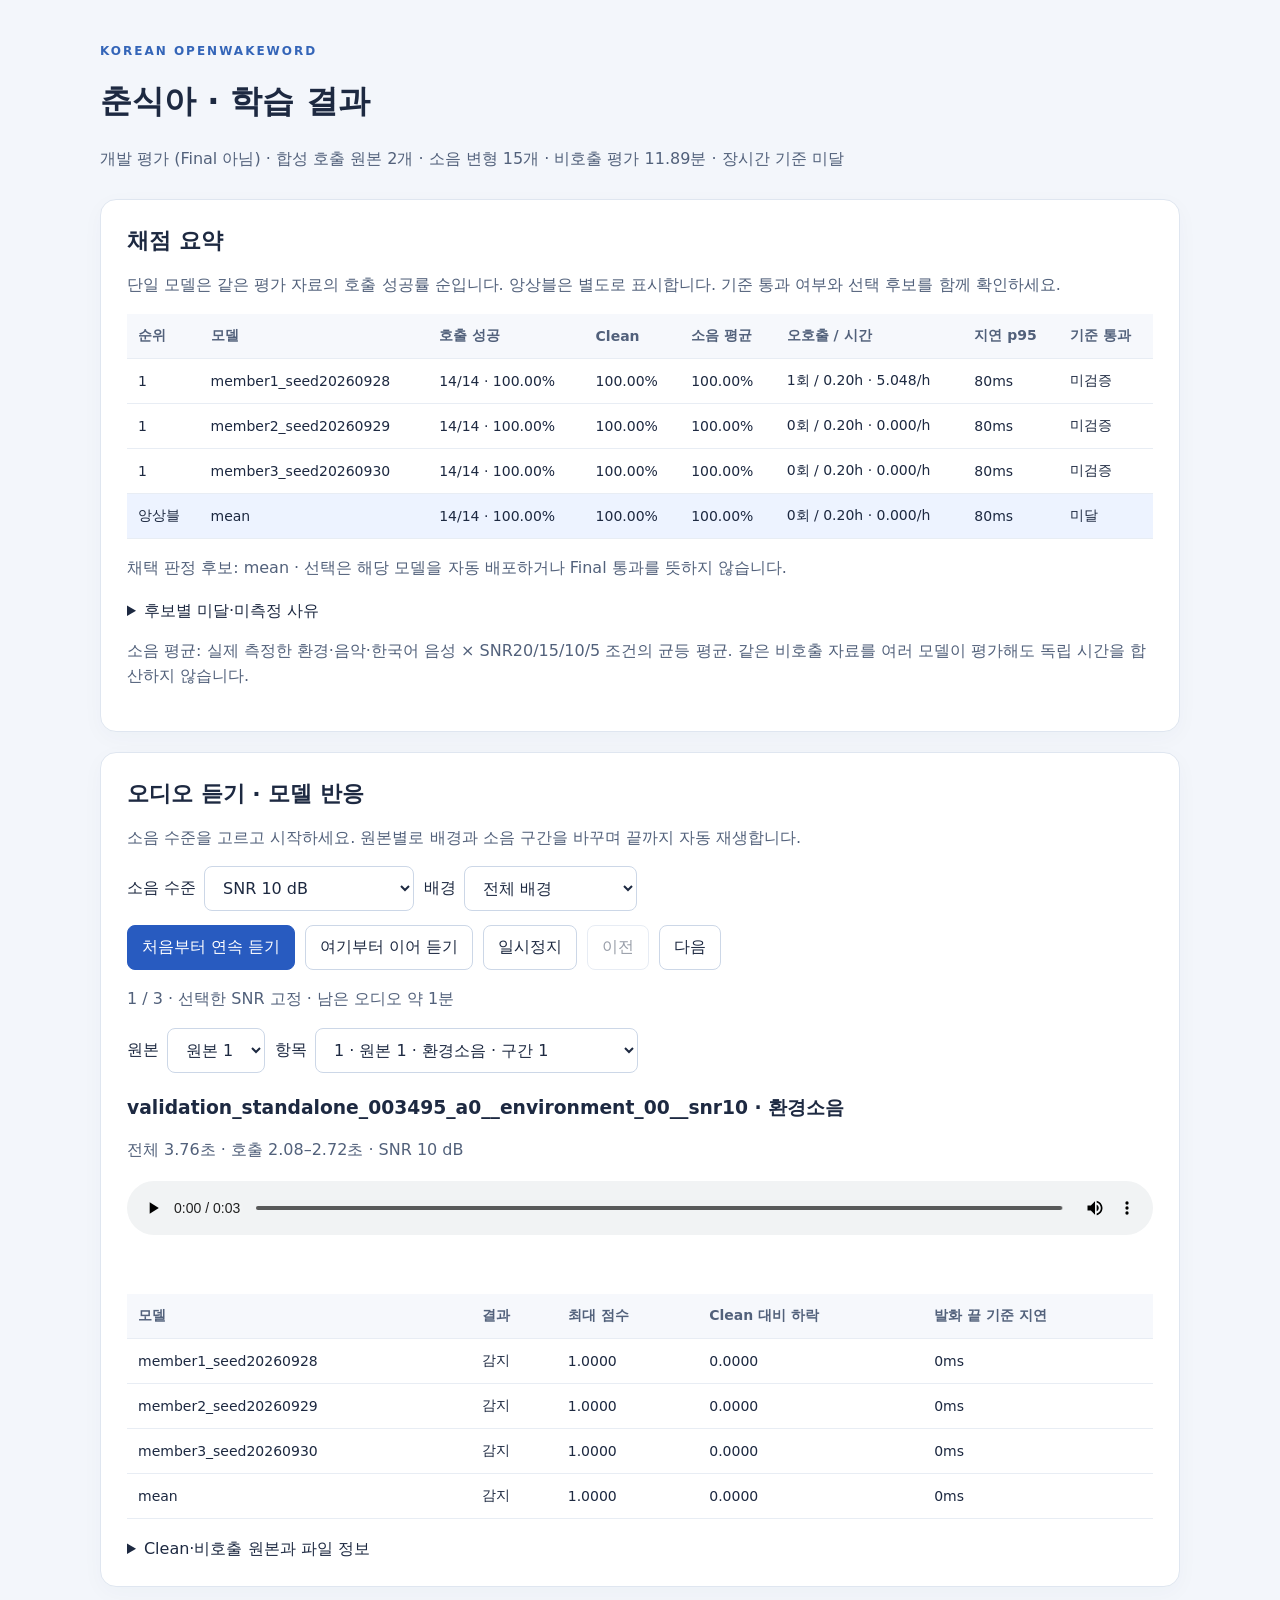
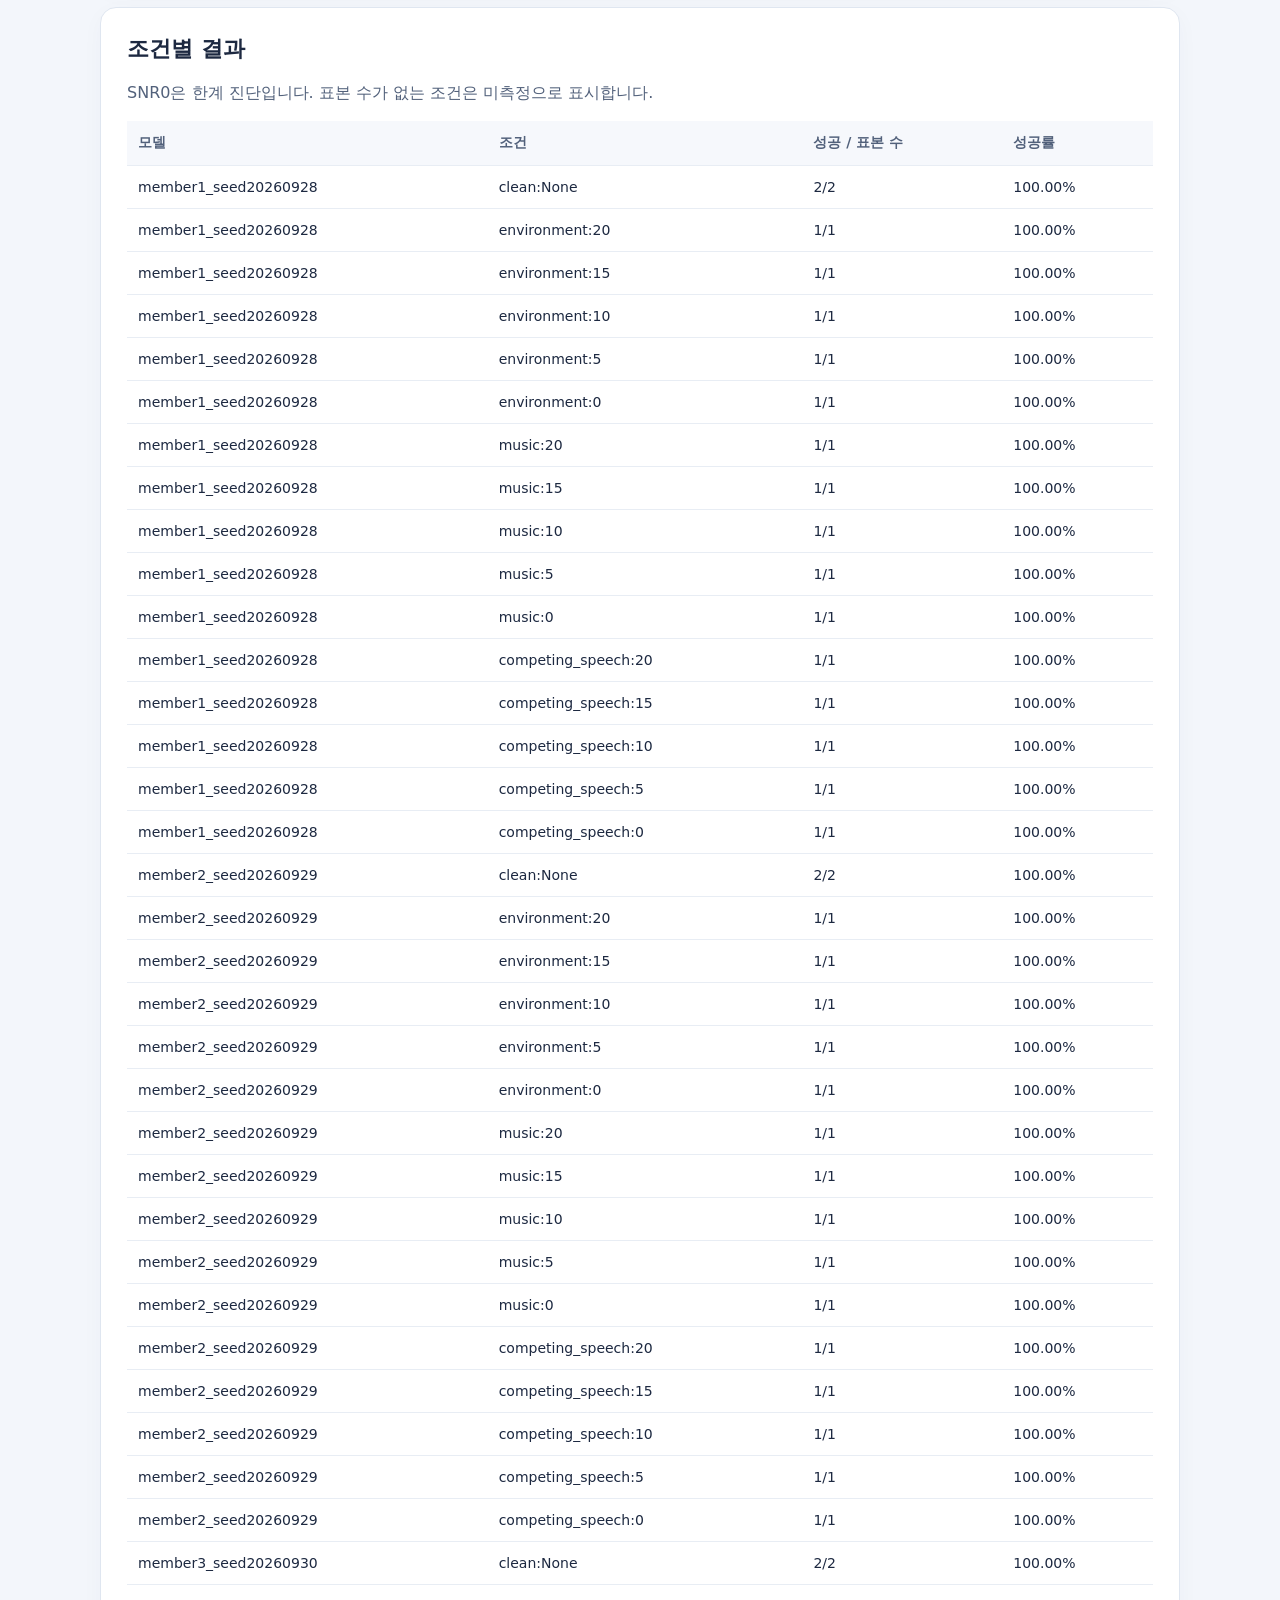
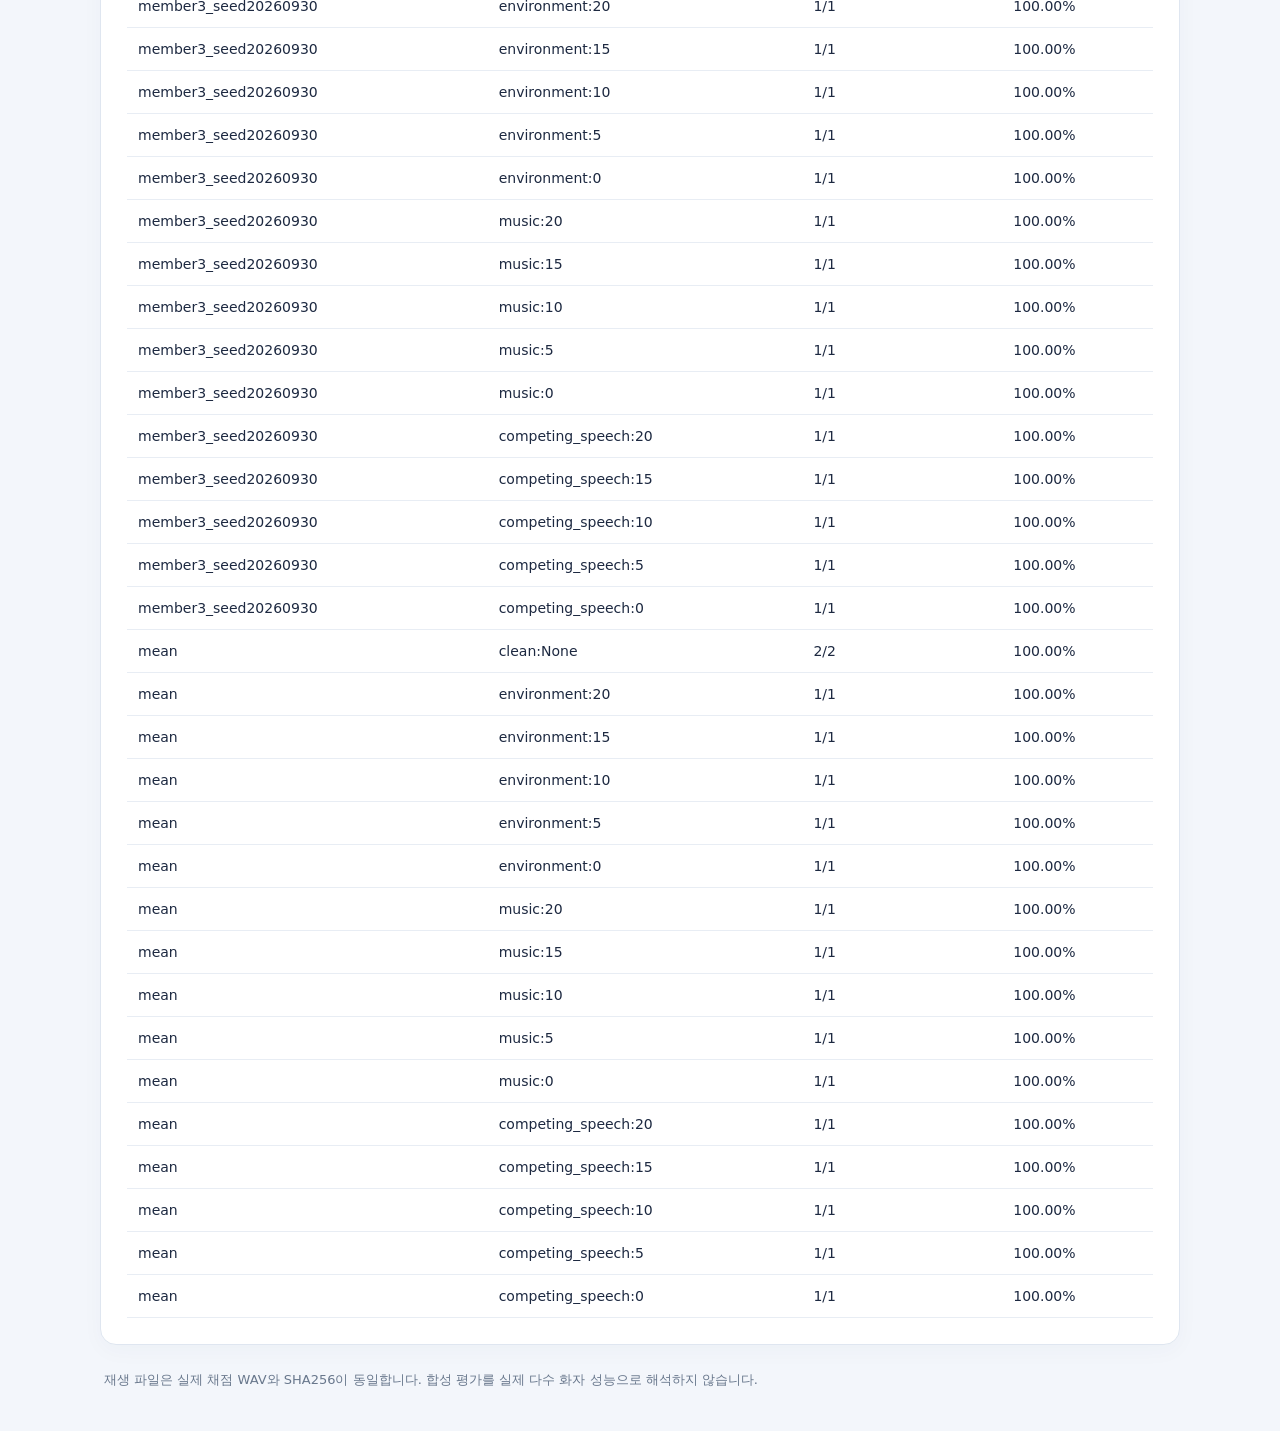
<file: examples/library_demo_site/index.html>
<!doctype html>
<html lang="ko"><head><meta charset="utf-8"><meta name="viewport" content="width=device-width,initial-scale=1"><title>한국어 호출어 학습 결과</title><link rel="stylesheet" href="results.css"></head>
<body><main><header><span class="eyebrow">KOREAN OPENWAKEWORD</span><h1 id="title">학습 결과</h1><p id="scope"></p></header>
<section><h2>채점 요약</h2><p>단일 모델은 같은 평가 자료의 호출 성공률 순입니다. 앙상블은 별도로 표시합니다. 기준 통과 여부와 선택 후보를 함께 확인하세요.</p><div class="scroll"><table id="summary"><thead><tr><th>순위</th><th>모델</th><th>호출 성공</th><th>Clean</th><th>소음 평균</th><th>오호출 / 시간</th><th>지연 p95</th><th>기준 통과</th></tr></thead><tbody></tbody></table></div><p id="candidateStatus"></p><details><summary>후보별 미달·미측정 사유</summary><div id="candidateReasons"></div></details><p id="denominators"></p></section>
<section><h2>오디오 듣기 · 모델 반응</h2><p>소음 수준을 고르고 시작하세요. 원본별로 배경과 소음 구간을 바꾸며 끝까지 자동 재생합니다.</p>
<div class="controls"><label>소음 수준 <select id="snr"></select></label><label>배경 <select id="category"><option value="all">전체 배경</option><option value="environment">환경소음</option><option value="music">음악·전자음</option><option value="competing_speech">한국어 대화·방송</option></select></label></div>
<div class="controls"><button id="start" class="primary">처음부터 연속 듣기</button><button id="resume">여기부터 이어 듣기</button><button id="pause">일시정지</button><button id="prev">이전</button><button id="next">다음</button></div>
<p id="queue"></p><div class="controls"><label>원본 <select id="original"></select></label><label>항목 <select id="item"></select></label></div>
<h3 id="clipTitle"></h3><p id="clipInfo"></p><audio id="audio" controls preload="metadata"></audio><p id="playState" role="status"></p>
<div class="scroll"><table id="responses"><thead><tr><th>모델</th><th>결과</th><th>최대 점수</th><th>Clean 대비 하락</th><th>발화 끝 기준 지연</th></tr></thead><tbody></tbody></table></div>
<details><summary>Clean·비호출 원본과 파일 정보</summary><select id="extra"><option value="">추가 자료 선택</option></select><p><a id="download">채점한 WAV 내려받기</a></p><code id="hash"></code></details></section>
<section><h2>조건별 결과</h2><p>SNR0은 한계 진단입니다. 표본 수가 없는 조건은 미측정으로 표시합니다.</p><div class="scroll"><table id="conditions"><thead><tr><th>모델</th><th>조건</th><th>성공 / 표본 수</th><th>성공률</th></tr></thead><tbody></tbody></table></div></section>
<footer>재생 파일은 실제 채점 WAV와 SHA256이 동일합니다. 합성 평가를 실제 다수 화자 성능으로 해석하지 않습니다.</footer>
</main><script src="results-data.js"></script><script src="results_scope.js"></script><script src="results.js"></script></body></html>
</file>
<file: examples/library_demo_site/results.css>
:root{font-family:system-ui,-apple-system,"Malgun Gothic",sans-serif;color:#1d2941;background:#f3f6fb}body{margin:0}main{max-width:1080px;margin:40px auto;padding:0 22px}header{margin-bottom:28px}.eyebrow{font-size:12px;letter-spacing:2px;color:#3465b8;font-weight:700}h1{font-size:32px}h2{font-size:22px;margin:0 0 12px}h3{margin:22px 0 8px}p{line-height:1.6;color:#52617b}section{background:#fff;border:1px solid #dfe6f0;border-radius:16px;padding:26px;margin:20px 0;box-shadow:0 6px 22px #28395708}.controls{display:flex;flex-wrap:wrap;gap:10px;align-items:center;margin:14px 0}button,select{padding:11px 14px;border:1px solid #ccd7e7;border-radius:8px;background:white;color:#1d2941;font:inherit}button{cursor:pointer}button.primary{background:#285bc0;color:white;border-color:#285bc0}button:disabled{opacity:.45;cursor:default}label{display:flex;gap:8px;align-items:center}audio{display:block;width:100%;margin:18px 0}.scroll{overflow:auto}table{border-collapse:collapse;width:100%;font-size:14px;text-align:left}th,td{padding:13px 11px;border-bottom:1px solid #e8edf4;white-space:nowrap}th{background:#f6f8fc;color:#52617b}tr.ensemble{background:#edf3ff}code{font-size:12px;overflow-wrap:anywhere}details{margin-top:20px}footer{font-size:13px;line-height:1.6;color:#68778c;margin:25px 4px}#playState{min-height:25px;color:#285bc0}#item{max-width:390px}@media(max-width:600px){main{margin:24px auto;padding:0 12px}section{padding:18px}h1{font-size:27px}.controls label{flex-wrap:wrap}}
</file>
